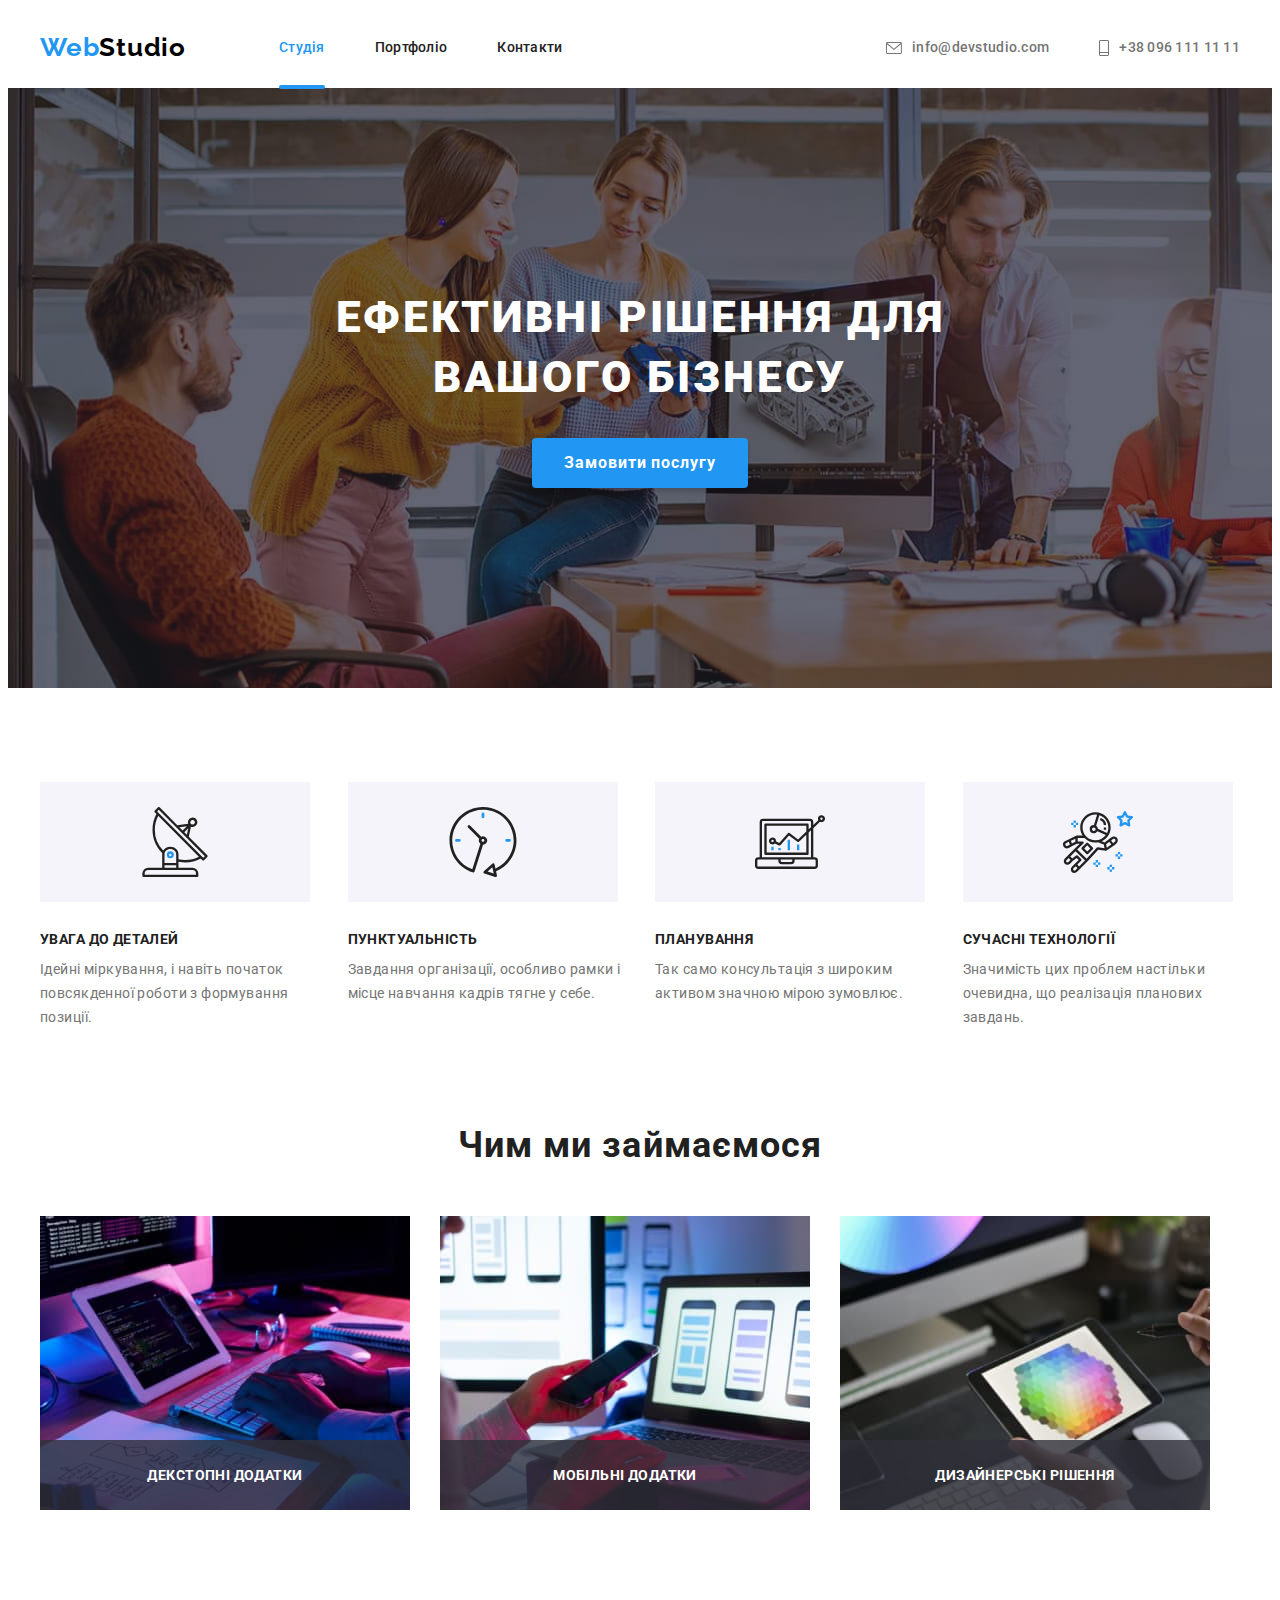
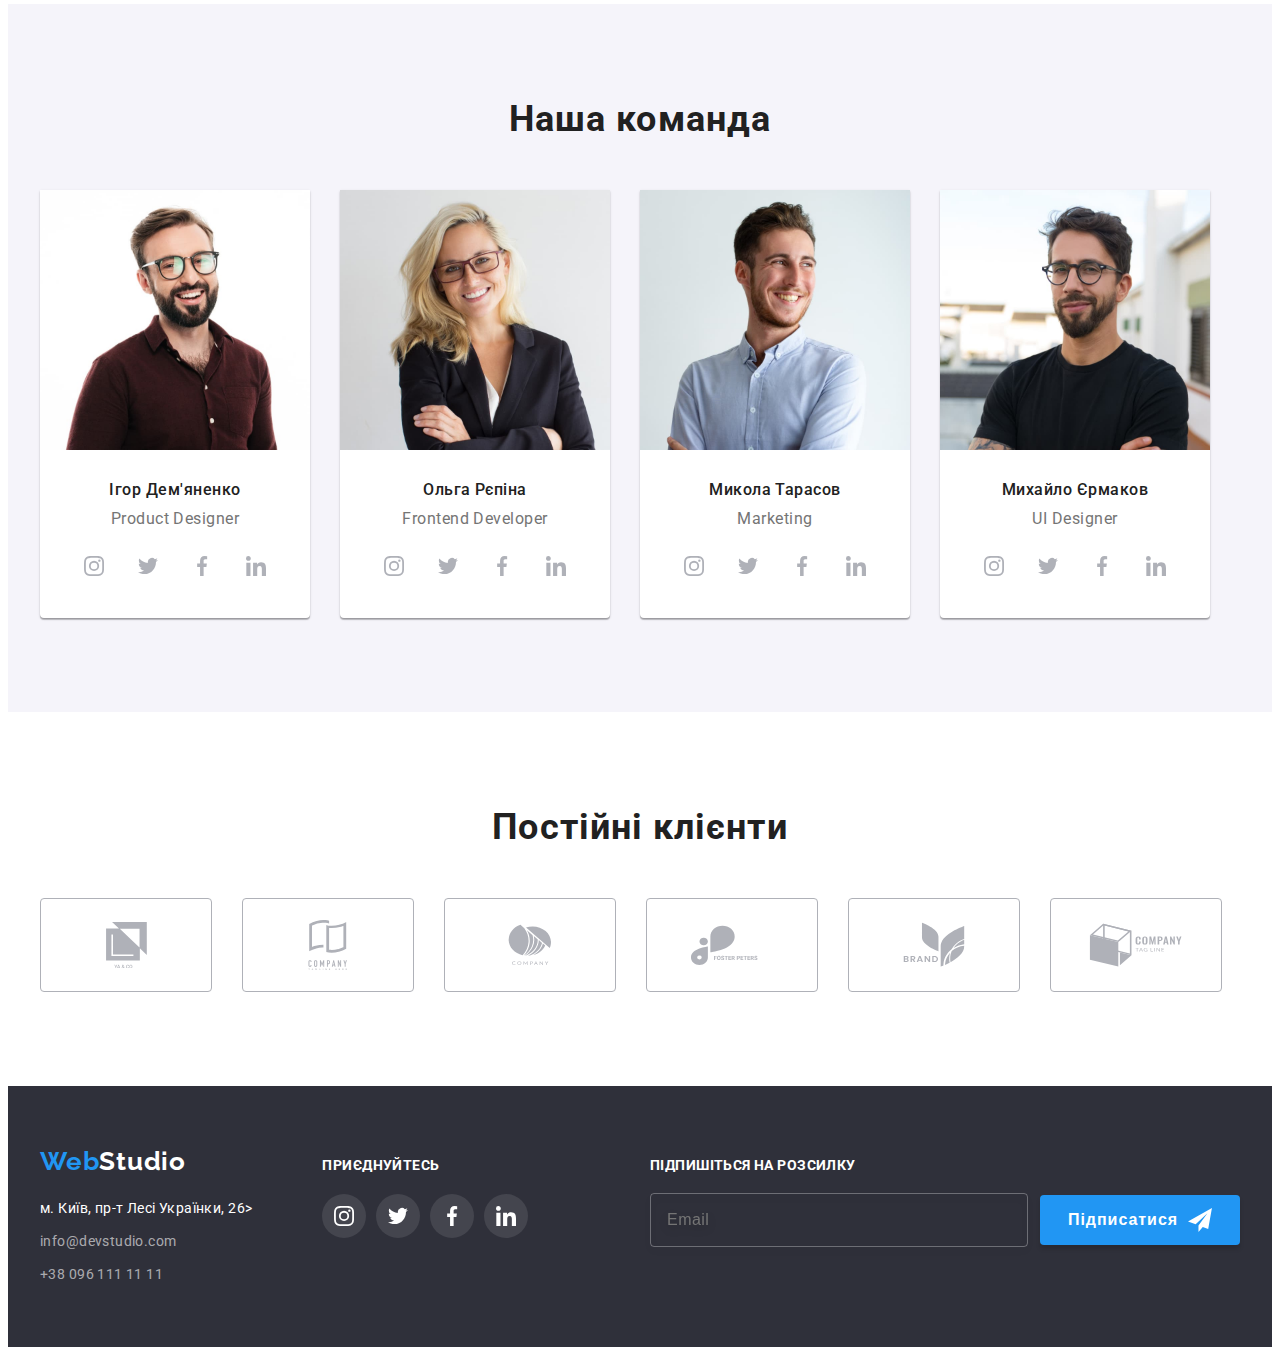
<file: index.html>
<!DOCTYPE html>
<html lang="uk">
  <head>
    <meta charset="UTF-8" />
    <meta http-equiv="X-UA-Compatible" content="IE=edge" />
    <meta name="viewport" content="width=device-width, initial-scale=1.0" />
    <title>WebStudio</title>
    <link rel="preconnect" href="https://fonts.googleapis.com" />
    <link rel="preconnect" href="https://fonts.gstatic.com" crossorigin />
    <link
      href="https://fonts.googleapis.com/css2?family=Raleway:wght@700&family=Roboto:wght@400;500;700;900&display=swap"
      rel="stylesheet"
    />
    <link
      rel="stylesheet"
      href="https://cdnjs.cloudflare.com/ajax/libs/modern-normalize/1.1.0/modern-normalize.min.css"
      integrity="sha512-wpPYUAdjBVSE4KJnH1VR1HeZfpl1ub8YT/NKx4PuQ5NmX2tKuGu6U/JRp5y+Y8XG2tV+wKQpNHVUX03MfMFn9Q=="
      crossorigin="anonymous"
      referrerpolicy="no-referrer"
    />
    <link rel="stylesheet" href="./css/styles.css" />
  </head>

  <body>
    <!-- Хедер -->
    <header>
      <div class="container header-container">
        <nav class="header-nav">
          <a class="header-logo" href="./index.html">
            <span class="logo-blue">Web</span
            ><span class="logo-black">Studio</span>
          </a>
          <ul class="site-nav list">
            <li class="nav-item">
              <a href="./index.html" class="link current">Студія</a>
            </li>
            <li class="nav-item">
              <a href="./portfolio.html" class="site link">Портфоліо</a>
            </li>
            <li class="nav-item">
              <a href="#" class="site link">Контакти</a>
            </li>
          </ul>
        </nav>
        <ul class="header-contacts list">
          <li>
            <a href="mailto:info@devstudio.com" class="header-contact link">
              <svg class="icon" width="16" height="12">
                <use href="./images/icons.svg#icon-mail"></use>
              </svg>
              info@devstudio.com
            </a>
          </li>
          <li>
            <a href="tel:+380961111111" class="header-contact link">
              <svg class="icon" width="10" height="16">
                <use href="./images/icons.svg#icon-tel"></use>
              </svg>
              +38 096 111 11 11
            </a>
          </li>
        </ul>
      </div>
    </header>

    <!--Основний контент-->
    <main>
      <!--Герой-->
      <section class="hero">
        <div class="container">
          <h1 class="hero-title">
            Ефективні рішення для <br />
            вашого бізнесу
          </h1>
          <button type="button" class="hero-button" data-modal-open>
            Замовити послугу
          </button>
        </div>
      </section>
      <!--Особливості-->
      <section class="section section-features">
        <div class="container">
          <h2 class="visually-hidden">Особливості</h2>
          <ul class="benefits-list list">
            <li class="benefits-item">
              <div class="benefits-icons">
                <svg class="icon-benefits">
                  <use href="./images/icons.svg#icon-antenna"></use>
                </svg>
              </div>
              <h3 class="benefits-title">УВАГА ДО ДЕТАЛЕЙ</h3>
              <p class="benefits-subtitle">
                Ідейні міркування, і навіть початок повсякденної роботи з
                формування позиції.
              </p>
            </li>
            <li class="benefits-item">
              <div class="benefits-icons">
                <svg class="icon-benefits">
                  <use href="./images/icons.svg#icon-clock"></use>
                </svg>
              </div>
              <h3 class="benefits-title">ПУНКТУАЛЬНІСТЬ</h3>
              <p class="benefits-subtitle">
                Завдання організації, особливо рамки і місце навчання кадрів
                тягне у себе.
              </p>
            </li>
            <li class="benefits-item">
              <div class="benefits-icons">
                <svg class="icon-benefits">
                  <use href="./images/icons.svg#icon-diagram"></use>
                </svg>
              </div>
              <h3 class="benefits-title">ПЛАНУВАННЯ</h3>
              <p class="benefits-subtitle">
                Так само консультація з широким активом значною мірою зумовлює.
              </p>
            </li>
            <li class="benefits-item">
              <div class="benefits-icons">
                <svg class="icon-benefits">
                  <use href="./images/icons.svg#icon-astronaut"></use>
                </svg>
              </div>
              <h3 class="benefits-title">СУЧАСНІ ТЕХНОЛОГІЇ</h3>
              <p class="benefits-subtitle">
                Значимість цих проблем настільки очевидна, що реалізація
                планових завдань.
              </p>
            </li>
          </ul>
        </div>
      </section>
      <!--Чим ми займаємося-->
      <section class="section section-work">
        <div class="container">
          <h2 class="section-title">Чим ми займаємося</h2>
          <ul class="foto-work list">
            <li class="service-item">
              <img
                src="./images/dekstop.jpg"
                alt="Веб-сайти"
                width="370"
                height="294"
                class="service-img"
              />
              <p class="servise-title">Декстопні додатки</p>
            </li>
            <li class="service-item">
              <img
                src="./images/mob-app.jpg"
                alt="Мобільні додатки"
                width="370"
                height="294"
                class="service-img"
              />
              <p class="servise-title">Мобільні додатки</p>
            </li>
            <li class="service-item">
              <img
                src="./images/web-design.jpg"
                alt="Дизайн"
                width="370"
                height="294"
                class="service-img"
              />
              <p class="servise-title">Дизайнерські рішення</p>
            </li>
          </ul>
        </div>
      </section>
      <!--Наша команда-->
      <section class="section team-section">
        <div class="container">
          <h2 class="section-title">Наша команда</h2>
          <ul class="team-list list">
            <li class="team-link">
              <img
                src="./images/demyanenko.jpg"
                alt="Ігор Дем'яненко"
                width="270"
                height="260"
              />
              <div class="cards">
                <h3 class="name">Ігор Дем'яненко</h3>
                <p class="position">Product Designer</p>
                <ul class="team-icons">
                  <li class="list-icon">
                    <a href="#" class="link-icon">
                      <svg class="icon-team">
                        <use href="./images/icons.svg#icon-instagram"></use>
                      </svg>
                    </a>
                  </li>
                  <li class="list-icon">
                    <a href="#" class="link-icon">
                      <svg class="icon-team">
                        <use href="./images/icons.svg#icon-twitter"></use>
                      </svg>
                    </a>
                  </li>
                  <li class="list-icon">
                    <a href="#" class="link-icon">
                      <svg class="icon-team">
                        <use href="./images/icons.svg#icon-facebook"></use>
                      </svg>
                    </a>
                  </li>
                  <li class="list-icon">
                    <a href="#" class="link-icon">
                      <svg class="icon-team">
                        <use href="./images/icons.svg#icon-linkedin"></use>
                      </svg>
                    </a>
                  </li>
                </ul>
              </div>
            </li>
            <li class="team-link">
              <img
                src="./images/repina.jpg"
                alt="Ольга Рєпіна"
                width="270"
                height="260"
              />
              <div class="cards">
                <h3 class="name">Ольга Рєпіна</h3>
                <p class="position">Frontend Developer</p>
                <ul class="team-icons">
                  <li class="list-icon">
                    <a href="#" class="link-icon">
                      <svg class="icon-team">
                        <use href="./images/icons.svg#icon-instagram"></use>
                      </svg>
                    </a>
                  </li>
                  <li class="list-icon">
                    <a href="#" class="link-icon">
                      <svg class="icon-team">
                        <use href="./images/icons.svg#icon-twitter"></use>
                      </svg>
                    </a>
                  </li>
                  <li class="list-icon">
                    <a href="#" class="link-icon">
                      <svg class="icon-team">
                        <use href="./images/icons.svg#icon-facebook"></use>
                      </svg>
                    </a>
                  </li>
                  <li class="list-icon">
                    <a href="#" class="link-icon">
                      <svg class="icon-team">
                        <use href="./images/icons.svg#icon-linkedin"></use>
                      </svg>
                    </a>
                  </li>
                </ul>
              </div>
            </li>
            <li class="team-link">
              <img
                src="./images/tarasov.jpg"
                alt="Микола Тарасов"
                width="270"
                height="260"
              />
              <div class="cards">
                <h3 class="name">Микола Тарасов</h3>
                <p class="position">Marketing</p>
                <ul class="team-icons">
                  <li class="list-icon">
                    <a href="#" class="link-icon">
                      <svg class="icon-team">
                        <use href="./images/icons.svg#icon-instagram"></use>
                      </svg>
                    </a>
                  </li>
                  <li class="list-icon">
                    <a href="#" class="link-icon">
                      <svg class="icon-team">
                        <use href="./images/icons.svg#icon-twitter"></use>
                      </svg>
                    </a>
                  </li>
                  <li class="list-icon">
                    <a href="#" class="link-icon">
                      <svg class="icon-team">
                        <use href="./images/icons.svg#icon-facebook"></use>
                      </svg>
                    </a>
                  </li>
                  <li class="list-icon">
                    <a href="#" class="link-icon">
                      <svg class="icon-team">
                        <use href="./images/icons.svg#icon-linkedin"></use>
                      </svg>
                    </a>
                  </li>
                </ul>
              </div>
            </li>
            <li class="team-link">
              <img
                src="./images/yermakov.jpg"
                alt="Михайло Єрмаков"
                width="270"
                height="260"
              />
              <div class="cards">
                <h3 class="name">Михайло Єрмаков</h3>
                <p class="position">UI Designer</p>
                <ul class="team-icons">
                  <li class="list-icon">
                    <a href="#" class="link-icon">
                      <svg class="icon-team">
                        <use href="./images/icons.svg#icon-instagram"></use>
                      </svg>
                    </a>
                  </li>
                  <li class="list-icon">
                    <a href="#" class="link-icon">
                      <svg class="icon-team">
                        <use href="./images/icons.svg#icon-twitter"></use>
                      </svg>
                    </a>
                  </li>
                  <li class="list-icon">
                    <a href="#" class="link-icon">
                      <svg class="icon-team">
                        <use href="./images/icons.svg#icon-facebook"></use>
                      </svg>
                    </a>
                  </li>
                  <li class="list-icon">
                    <a href="#" class="link-icon">
                      <svg class="icon-team">
                        <use href="./images/icons.svg#icon-linkedin"></use>
                      </svg>
                    </a>
                  </li>
                </ul>
              </div>
            </li>
          </ul>
        </div>
      </section>
      <!--Постійні клієнти-->
      <section class="section clients">
        <div class="container">
          <h2 class="section-title">Постійні клієнти</h2>
          <ul class="clients-list list">
            <li class="client-item">
              <a href="" class="link-client">
                <svg class="icon-client" width="41" height="46.7">
                  <use href="./images/icons.svg#icon-client1"></use>
                </svg>
              </a>
            </li>
            <li class="client-item">
              <a href="" class="link-client">
                <svg class="icon-client" width="40" height="50">
                  <use href="./images/icons.svg#icon-client2"></use>
                </svg>
              </a>
            </li>
            <li class="client-item">
              <a href="" class="link-client">
                <svg class="icon-client" width="43.46" height="41.18">
                  <use href="./images/icons.svg#icon-client3"></use>
                </svg>
              </a>
            </li>
            <li class="client-item">
              <a href="" class="link-client">
                <svg class="icon-client" width="84.44" height="40.62">
                  <use href="./images/icons.svg#icon-client4"></use>
                </svg>
              </a>
            </li>
            <li class="client-item">
              <a href="" class="link-client">
                <svg class="icon-client" width="62.54" height="45.43">
                  <use href="./images/icons.svg#icon-client5"></use>
                </svg>
              </a>
            </li>
            <li class="client-item">
              <a href="" class="link-client">
                <svg class="icon-client" width="93.79" height="43.93">
                  <use href="./images/icons.svg#icon-client6"></use>
                </svg>
              </a>
            </li>
          </ul>
        </div>
      </section>
    </main>
    <!--Футер-->
    <footer class="footer">
      <div class="container">
        <div class="flex-container">
          <!--Контактні дані-->
          <div class="footer-wrapper">
            <a class="logo-footer" href="./index.html">
              <span class="logo-blue">Web</span
              ><span class="logo-white">Studio</span>
            </a>
            <address class="address">
              <ul class="footer-contacts list">
                <li class="footer-item">
                  <a
                    href="https://goo.gl/maps/CPtrU1FHBa2aNyZL9"
                    target="_blank"
                    rel="noopener noreferrer"
                    class="footer-address link"
                  >
                    м. Київ, пр-т Лесі Українки, 26>
                  </a>
                </li>
                <li class="footer-item">
                  <a
                    href="mailto:info@devstudio.com"
                    class="footer-contact link"
                  >
                    info@devstudio.com
                  </a>
                </li>
                <li class="footer-item">
                  <a href="tel:+380961111111" class="footer-contact link">
                    +38 096 111 11 11
                  </a>
                </li>
              </ul>
            </address>
          </div>
          <!--Приєднуйтесь-->
          <div class="join">
            <p class="join-p">Приєднуйтесь</p>
            <ul class="team-icons">
              <li class="list-icon">
                <a href="" class="link-icon">
                  <svg class="icon-team">
                    <use href="./images/icons.svg#icon-instagram"></use>
                  </svg>
                </a>
              </li>
              <li class="list-icon">
                <a href="" class="link-icon">
                  <svg class="icon-team">
                    <use href="./images/icons.svg#icon-twitter"></use>
                  </svg>
                </a>
              </li>
              <li class="list-icon">
                <a href="" class="link-icon">
                  <svg class="icon-team">
                    <use href="./images/icons.svg#icon-facebook"></use>
                  </svg>
                </a>
              </li>
              <li class="list-icon">
                <a href="" class="link-icon">
                  <svg class="icon-team">
                    <use href="./images/icons.svg#icon-linkedin"></use>
                  </svg>
                </a>
              </li>
            </ul>
          </div>
          <!--Підписатись-->
          <div class="subscription">
            <p class="subscr-p">Підпишіться на розсилку</p>
            <form class="form-subscr">
              <input
                class="subscr-input"
                type="user-email"
                type="email"
                placeholder="Email"
              />
              <button class="subscr-button" type="submit">
                Підписатися
                <svg class="icon-send">
                  <use href="./images/icons.svg#icon-send"></use>
                </svg>
              </button>
            </form>
          </div>
        </div>
      </div>
    </footer>
    <!--Модальне вікно-->
    <div class="backdrop is-hidden" data-modal>
      <div class="modal">
        <button class="close" data-modal-close>
          <svg class="icon-close">
            <use href="./images/icons.svg#icon-close"></use>
          </svg>
        </button>
        <form class="form">
          <b class="form-title">Залиште свої дані, ми вам передзвонимо</b>
          <div class="form-field">
            <label for="name" class="form-label">Ім'я</label>
            <input class="form-input" type="text" name="user-name" id="name" />
            <svg class="icon-form">
              <use href="./images/icons.svg#icon-person"></use>
            </svg>
          </div>
          <div class="form-field">
            <label for="tel" class="form-label">Телефон</label>
            <input
              class="form-input"
              type="tel"
              name="user-tel"
              id="tel"
              autocomplete="off"
            />
            <svg class="icon-form">
              <use href="./images/icons.svg#icon-phone"></use>
            </svg>
          </div>
          <div class="form-field">
            <label for="email" class="form-label">Пошта</label>
            <input
              class="form-input"
              type="email"
              name="user-email"
              id="email"
            />
            <svg class="icon-form">
              <use href="./images/icons.svg#icon-email"></use>
            </svg>
          </div>
          <div class="form-textarea">
            <label for="comment" class="form-label">Коментар</label>
            <textarea
              class="comment"
              name="comment"
              id="comment"
              rows="10"
              placeholder="Введіть текст"
            ></textarea>
          </div>
          <div class="form-checkbox">
            <label for="checkbox" class="check-label">
              <input
                type="checkbox"
                name="conditions"
                class="checkbox"
                id="checkbox"
              />
              <svg class="checkbox-icon">
                <use href="./images/icons.svg#icon-check"></use>
              </svg>
              Погоджуюся з розсилкою та приймаю
              <a href="#" class="checkbox-accent">Умови договору</a>
            </label>
          </div>
          <button type="submit" class="btn-send">Відправити</button>
        </form>
      </div>
    </div>
    <script src="./js/modal.js"></script>
  </body>
</html>
</file>
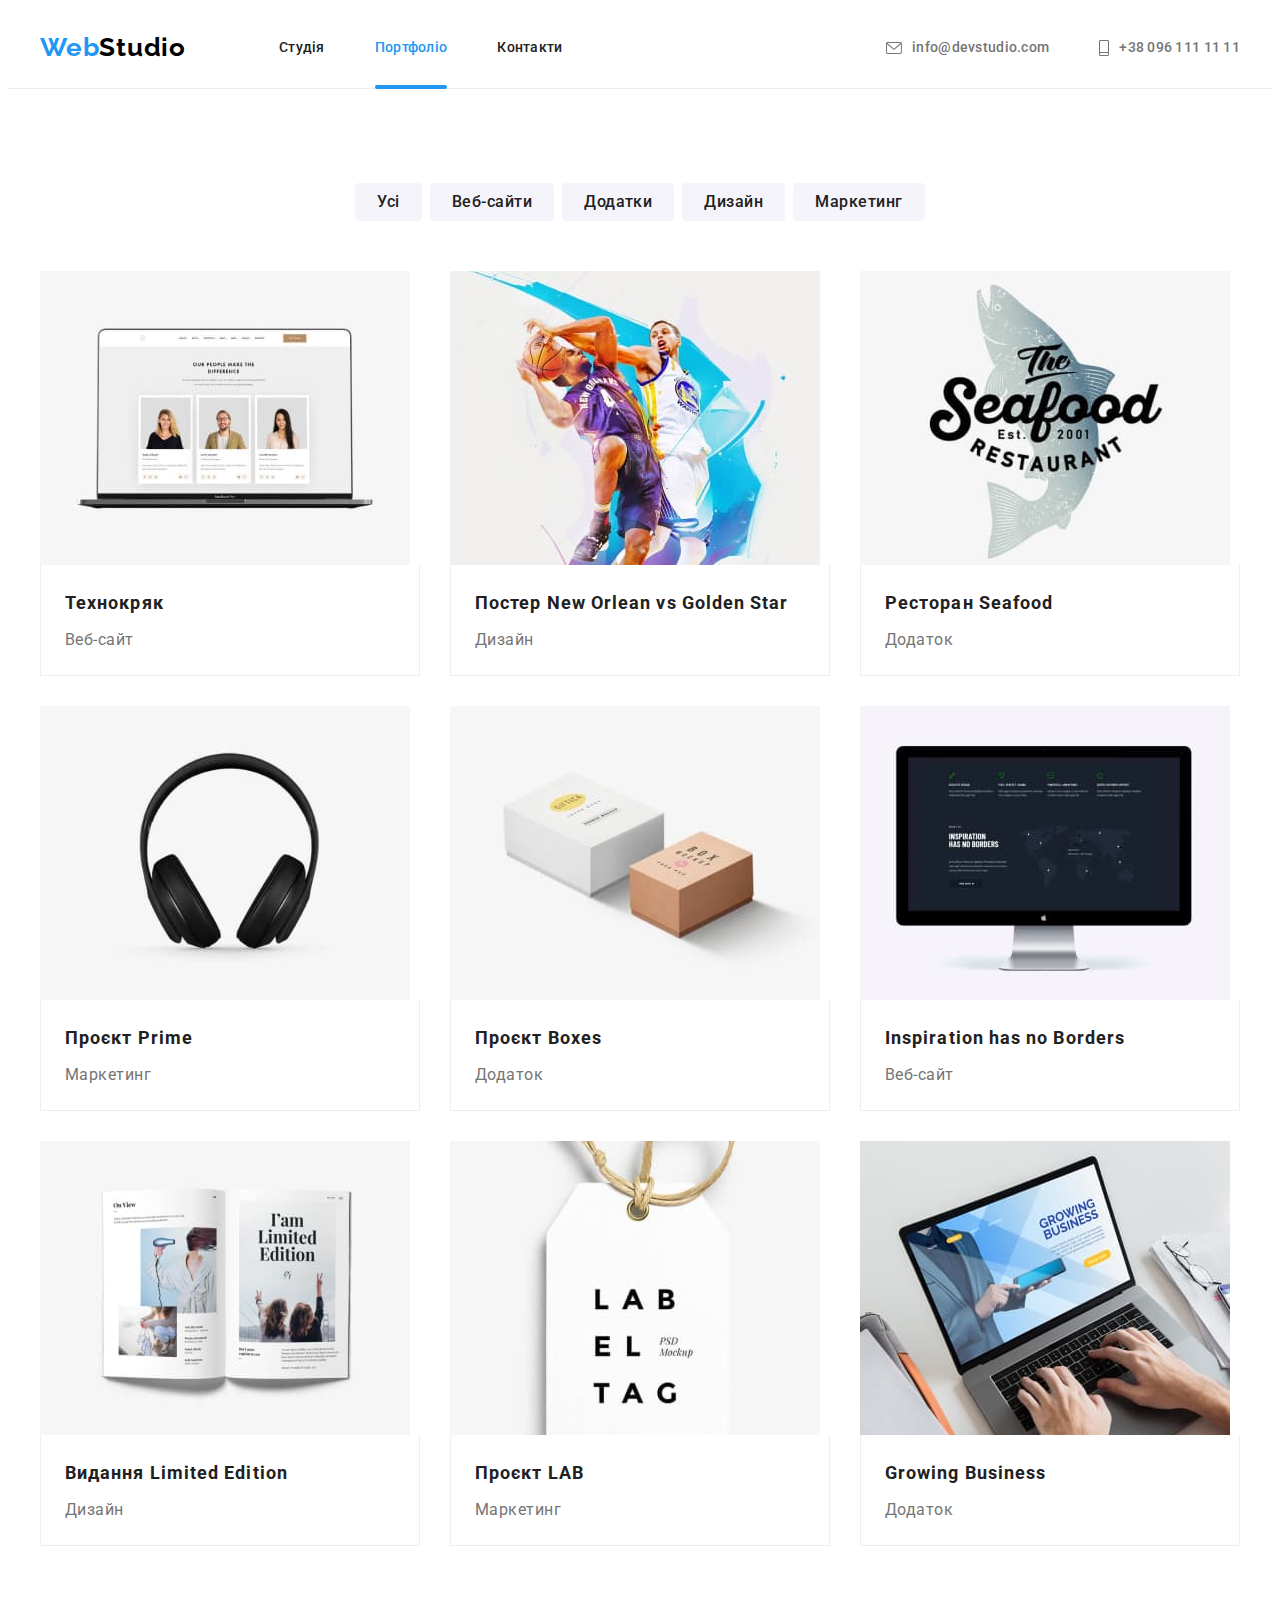
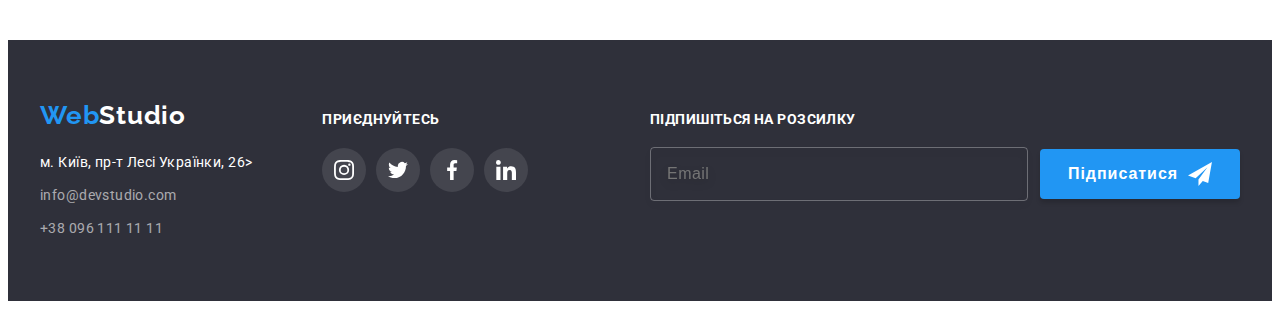
<file: portfolio.html>
<!DOCTYPE html>
<html lang="uk">
  <head>
    <meta charset="UTF-8" />
    <meta http-equiv="X-UA-Compatible" content="IE=edge" />
    <meta name="viewport" content="width=device-width, initial-scale=1.0" />
    <title>Portfolio</title>
    <link rel="preconnect" href="https://fonts.googleapis.com" />
    <link rel="preconnect" href="https://fonts.gstatic.com" crossorigin />
    <link
      href="https://fonts.googleapis.com/css2?family=Raleway:wght@700&family=Roboto:wght@400;500;700;900&display=swap"
      rel="stylesheet"
    />
    <link
      rel="stylesheet"
      href="https://cdnjs.cloudflare.com/ajax/libs/modern-normalize/1.1.0/modern-normalize.min.css"
      integrity="sha512-wpPYUAdjBVSE4KJnH1VR1HeZfpl1ub8YT/NKx4PuQ5NmX2tKuGu6U/JRp5y+Y8XG2tV+wKQpNHVUX03MfMFn9Q=="
      crossorigin="anonymous"
      referrerpolicy="no-referrer"
    />
    <link rel="stylesheet" href="./css/styles.css" />
  </head>

  <body>
    <!-- Хедер -->
    <header class="line">
      <div class="container header-container">
        <nav class="header-nav">
          <a class="header-logo" href="./index.html">
            <span class="logo-blue">Web</span
            ><span class="logo-black">Studio</span>
          </a>
          <ul class="site-nav list">
            <li class="nav-item">
              <a href="./index.html" class="site link">Студія</a>
            </li>
            <li class="nav-item">
              <a href="./portfolio.html" class="link current">Портфоліо</a>
            </li>
            <li class="nav-item"><a href="#" class="site link">Контакти</a></li>
          </ul>
        </nav>
        <ul class="header-contacts list">
          <li>
            <a href="mailto:info@devstudio.com" class="header-contact link">
              <svg class="icon" width="16" height="12">
                <use href="./images/icons.svg#icon-mail"></use>
              </svg>
              info@devstudio.com
            </a>
          </li>
          <li>
            <a href="tel:+380961111111" class="header-contact link">
              <svg class="icon" width="10" height="16">
                <use href="./images/icons.svg#icon-tel"></use>
              </svg>
              +38 096 111 11 11
            </a>
          </li>
        </ul>
      </div>
    </header>

    <!--Основний контент-->
    <main>
      <section class="section portfolio-section">
        <div class="container">
          <h1 class="visually-hidden">Проекти</h1>
          <ul class="filter list">
            <li class="item-button">
              <button type="button" class="filter-button">Усі</button>
            </li>
            <li class="item-button">
              <button type="button" class="filter-button">Веб-сайти</button>
            </li>
            <li class="item-button">
              <button type="button" class="filter-button">Додатки</button>
            </li>
            <li class="item-button">
              <button type="button" class="filter-button">Дизайн</button>
            </li>
            <li class="item-button">
              <button type="button" class="filter-button">Маркетинг</button>
            </li>
          </ul>
          <ul class="portfolio-project list">
            <li class="portfolio-card">
              <a href="#" class="project-link">
                <div class="thumb">
                  <img
                    src="./images/p-technokryak.jpg"
                    alt="Технокряк"
                    width="370"
                    height="294"
                    class="project-img"
                  />
                  <p class="overlay">
                    Ресурс пропонує комплексні пропозиції з різним рівнем
                    функціоналу та сервісів. Все це дозволить відвідувачу
                    отримати вичерпні відомості про компанію чи приватну особу.
                  </p>
                </div>
                <div class="project-border">
                  <h2 class="project-title">Технокряк</h2>
                  <p class="projects-text">Веб-сайт</p>
                </div>
              </a>
            </li>
            <li class="portfolio-card">
              <a href="#" class="project-link">
                <div class="thumb">
                  <img
                    src="./images/p-new-orlean.jpg"
                    alt="New Orlean vs Golden Star"
                    width="370"
                    height="294"
                    class="project-img"
                  />
                  <p class="overlay">
                    Ресурс пропонує комплексні пропозиції з різним рівнем
                    функціоналу та сервісів. Все це дозволить відвідувачу
                    отримати вичерпні відомості про компанію чи приватну особу.
                  </p>
                </div>
                <div class="project-border">
                  <h2 class="project-title">
                    Постер New Orlean vs Golden Star
                  </h2>
                  <p class="projects-text">Дизайн</p>
                </div>
              </a>
            </li>
            <li class="portfolio-card">
              <a href="#" class="project-link">
                <div class="thumb">
                  <img
                    src="./images/p-seafood.jpg"
                    alt="Ресторан Seafood"
                    width="370"
                    height="294"
                    class="project-img"
                  />
                  <p class="overlay">
                    Ресурс пропонує комплексні пропозиції з різним рівнем
                    функціоналу та сервісів. Все це дозволить відвідувачу
                    отримати вичерпні відомості про компанію чи приватну особу.
                  </p>
                </div>
                <div class="project-border">
                  <h2 class="project-title">Ресторан Seafood</h2>
                  <p class="projects-text">Додаток</p>
                </div>
              </a>
            </li>
            <li class="portfolio-card">
              <a href="#" class="project-link">
                <div class="thumb">
                  <img
                    src="./images/p-prime.jpg"
                    alt="Проєкт Prime"
                    width="370"
                    height="294"
                    class="project-img"
                  />
                  <p class="overlay">
                    Ресурс пропонує комплексні пропозиції з різним рівнем
                    функціоналу та сервісів. Все це дозволить відвідувачу
                    отримати вичерпні відомості про компанію чи приватну особу.
                  </p>
                </div>
                <div class="project-border">
                  <h2 class="project-title">Проєкт Prime</h2>
                  <p class="projects-text">Маркетинг</p>
                </div>
              </a>
            </li>
            <li class="portfolio-card">
              <a href="#" class="project-link">
                <div class="thumb">
                  <img
                    src="./images/p-boxes.jpg"
                    alt="Проєкт Boxes"
                    width="370"
                    height="294"
                    class="project-img"
                  />
                  <p class="overlay">
                    Ресурс пропонує комплексні пропозиції з різним рівнем
                    функціоналу та сервісів. Все це дозволить відвідувачу
                    отримати вичерпні відомості про компанію чи приватну особу.
                  </p>
                </div>
                <div class="project-border">
                  <h2 class="project-title">Проєкт Boxes</h2>
                  <p class="projects-text">Додаток</p>
                </div>
              </a>
            </li>
            <li class="portfolio-card">
              <a href="#" class="project-link">
                <div class="thumb">
                  <img
                    src="./images/p-inspiration.jpg"
                    alt="Inspiration has no Borders"
                    width="370"
                    height="294"
                    class="project-img"
                  />
                  <p class="overlay">
                    Ресурс пропонує комплексні пропозиції з різним рівнем
                    функціоналу та сервісів. Все це дозволить відвідувачу
                    отримати вичерпні відомості про компанію чи приватну особу.
                  </p>
                </div>
                <div class="project-border">
                  <h2 class="project-title">Inspiration has no Borders</h2>
                  <p class="projects-text">Веб-сайт</p>
                </div>
              </a>
            </li>
            <li class="portfolio-card">
              <a href="#" class="project-link">
                <div class="thumb">
                  <img
                    src="./images/p-limited-edition.jpg"
                    alt="Видання Limited Edition"
                    width="370"
                    height="294"
                    class="project-img"
                  />
                  <p class="overlay">
                    Ресурс пропонує комплексні пропозиції з різним рівнем
                    функціоналу та сервісів. Все це дозволить відвідувачу
                    отримати вичерпні відомості про компанію чи приватну особу.
                  </p>
                </div>
                <div class="project-border">
                  <h2 class="project-title">Видання Limited Edition</h2>
                  <p class="projects-text">Дизайн</p>
                </div>
              </a>
            </li>
            <li class="portfolio-card">
              <a href="#" class="project-link">
                <div class="thumb">
                  <img
                    src="./images/p-lab.jpg"
                    alt="Проєкт LAB"
                    width="370"
                    height="294"
                    class="project-img"
                  />
                  <p class="overlay">
                    Ресурс пропонує комплексні пропозиції з різним рівнем
                    функціоналу та сервісів. Все це дозволить відвідувачу
                    отримати вичерпні відомості про компанію чи приватну особу.
                  </p>
                </div>
                <div class="project-border">
                  <h2 class="project-title">Проєкт LAB</h2>
                  <p class="projects-text">Маркетинг</p>
                </div>
              </a>
            </li>
            <li class="portfolio-card">
              <a href="#" class="project-link">
                <div class="thumb">
                  <img
                    src="./images/p-growing-business.jpg"
                    alt="Growing Business"
                    width="370"
                    height="294"
                    class="project-img"
                  />
                  <p class="overlay">
                    Ресурс пропонує комплексні пропозиції з різним рівнем
                    функціоналу та сервісів. Все це дозволить відвідувачу
                    отримати вичерпні відомості про компанію чи приватну особу.
                  </p>
                </div>
                <div class="project-border">
                  <h2 class="project-title">Growing Business</h2>
                  <p class="projects-text">Додаток</p>
                </div>
              </a>
            </li>
          </ul>
        </div>
      </section>
    </main>
    <!--Футер-->
    <footer class="footer">
      <div class="container">
        <div class="flex-container">
          <!--Контактні дані-->
          <div class="footer-wrapper">
            <a class="logo-footer" href="./index.html">
              <span class="logo-blue">Web</span
              ><span class="logo-white">Studio</span>
            </a>
            <address class="address">
              <ul class="footer-contacts list">
                <li class="footer-item">
                  <a
                    href="https://goo.gl/maps/CPtrU1FHBa2aNyZL9"
                    target="_blank"
                    rel="noopener noreferrer"
                    class="footer-address link"
                  >
                    м. Київ, пр-т Лесі Українки, 26>
                  </a>
                </li>
                <li class="footer-item">
                  <a
                    href="mailto:info@devstudio.com"
                    class="footer-contact link"
                  >
                    info@devstudio.com
                  </a>
                </li>
                <li class="footer-item">
                  <a href="tel:+380961111111" class="footer-contact link">
                    +38 096 111 11 11
                  </a>
                </li>
              </ul>
            </address>
          </div>
          <!--Приєднуйтесь-->
          <div class="join">
            <p class="join-p">Приєднуйтесь</p>
            <ul class="team-icons">
              <li class="list-icon">
                <a href="" class="link-icon">
                  <svg class="icon-team">
                    <use href="./images/icons.svg#icon-instagram"></use>
                  </svg>
                </a>
              </li>
              <li class="list-icon">
                <a href="" class="link-icon">
                  <svg class="icon-team">
                    <use href="./images/icons.svg#icon-twitter"></use>
                  </svg>
                </a>
              </li>
              <li class="list-icon">
                <a href="" class="link-icon">
                  <svg class="icon-team">
                    <use href="./images/icons.svg#icon-facebook"></use>
                  </svg>
                </a>
              </li>
              <li class="list-icon">
                <a href="" class="link-icon">
                  <svg class="icon-team">
                    <use href="./images/icons.svg#icon-linkedin"></use>
                  </svg>
                </a>
              </li>
            </ul>
          </div>
          <!--Підписатись-->
          <div class="subscription">
            <p class="subscr-p">Підпишіться на розсилку</p>
            <form class="form-subscr">
              <input
                class="subscr-input"
                type="user-email"
                type="email"
                placeholder="Email"
              />
              <button class="subscr-button" type="submit">
                Підписатися
                <svg class="icon-send">
                  <use href="./images/icons.svg#icon-send"></use>
                </svg>
              </button>
            </form>
          </div>
        </div>
      </div>
    </footer>
  </body>
</html>
</file>
<file: css/styles.css>
* ul {
  padding: 0;
  margin: 0;
  list-style: none;
}
:root {
  --primary-text-color: #212121;
  --secondary-text-color: #757575;
  --primary-white-color: #ffffff;
  --accent-color: #2196f3;
  --title-text-color: #000000;
  --white-text-color: #ffffff;
  --background-accent-color: #2f303a;
  --icon-color: #afb1b8;
  --hero-background: #c4c4c4;
  --team-background-color: #f5f4fa;
  --button-active-bg: #188ce8;
  --header-border: #ececec;
  --footer-email-tel-color: rgba(255, 255, 255, 0.6);
  --transition-cubic: cubic-bezier(0.4, 0, 0.2, 1);
}

/* ------------BODY----------------- */
body {
  font-size: 14px;
  font-family: "Roboto", sans-serif;
  letter-spacing: 0.03em;
  color: var(--primary-text-color);
  background-color: var(--primary-white-color);
}

/* Стили для обнуления верхних отступов у элементов */
h1,
h2,
h3,
h4,
h5,
h6,
p {
  margin-top: 0;
}
button {
  cursor: pointer;
}
address {
  font-style: normal;
}

/* Класс для обнуления базовых свойств у списков (ul) */
.list {
  list-style: none;
  padding-left: 0;
  margin: 0;
}

/* Класс для обнуления базовых свойств у ссылок */
.link {
  text-decoration: none;
  color: inherit;
}

/* Свойства для корректного отображения картинок */
img {
  display: block;
  max-width: 100%;
  height: auto;
}

/* прихований текст */
.visually-hidden {
  position: absolute;
  white-space: nowrap;
  width: 1px;
  height: 1px;
  overflow: hidden;
  border: 0;
  padding: 0;
  clip: rect(0 0 0 0);
  clip-path: inset(50%);
  margin: -1px;
}
.line {
  border-bottom: 1px solid #ececec;
}
.container {
  width: 1200px;
  margin: 0 auto;
  padding: 0 15px;
  /* outline: 10px solid red; */
}
.section {
  padding: 94px 0;
}

/* Стилізація шапки (навігація по сайту+контакти) */
.header-container {
  display: flex;
  align-items: center;
}
.header-nav {
  display: flex;
  align-items: center;
}
.header-logo {
  display: inline-block;
  padding-top: 24px;
  padding-bottom: 25px;
  margin-right: 93px;

  font-family: "Raleway", sans-serif;
  font-style: normal;
  font-weight: 700;
  font-size: 26px;
  line-height: 1.19;
  letter-spacing: 0.03em;
  text-decoration: none;
}
.logo-blue {
  color: var(--accent-color);
}
.logo-black {
  color: var(--title-text-color);
}
.site-nav {
  display: flex;
  padding-top: 0;
  padding-bottom: 0;
}
.site-nav > li:not(:last-child) {
  margin-right: 50px;
}
.nav-item {
  display: flex;
  position: relative;
}
.list .link.current {
  color: var(--accent-color);
}
.current::after {
  content: "";
  position: absolute;
  bottom: 0;
  right: 0;
  transform: translateY(25%);
  height: 4px;
  width: 100%;
  background: var(--accent-color);
  border-radius: 2px;
}
.current,
.site {
  padding-top: 32px;
  padding-bottom: 32px;
  font-weight: 500;
  font-size: 14px;
  line-height: 1.14;
  letter-spacing: 0.02em;

  color: var(--primary-text-color);
  transition: color 250ms var(--transition-cubic);
}
.header-contacts {
  display: flex;
  margin-left: auto;
  padding-top: 32px;
  padding-bottom: 32px;
}
.header-contacts > li:not(:last-child) {
  margin-right: 50px;
}
.header-contact {
  display: flex;
  align-items: center;
  font-weight: 500;
  font-size: 14px;
  line-height: 1.14;
  letter-spacing: 0.02em;
  text-decoration: none;

  color: var(--secondary-text-color);
  transition: color 250ms var(--transition-cubic),
    fill 250ms var(--transition-cubic);
}
.icon {
  fill: currentColor;
  /* fill:#757575; */
  margin-right: 10px;
  padding: 0;
  margin-bottom: 0;
  /* align-items: center; */
  transition: color 250ms var(--transition-cubic);
}
.icon:hover,
.icon:focus {
  fill: var(--accent-color);
}
.current:hover,
.current:focus,
.site:hover,
.site:focus,
.header-contact:hover,
.header-contact:focus {
  font-weight: 500;
  font-size: 14px;
  line-height: 1.14;
  letter-spacing: 0.02em;
  color: var(--accent-color);
  transition: color 250ms var(--transition-cubic);
}

/* Стилізація героя */
.hero {
  margin: 0 auto;
  max-width: 1600px;
  text-align: center;
  padding: 200px 0;
  background-repeat: no-repeat;
  background-color: var(--hero-background);
  background-image: linear-gradient(
      to right,
      rgba(47, 48, 58, 0.4),
      rgba(47, 48, 58, 0.4)
    ),
    url("../images/hero.jpg");
}
.hero-title {
  max-width: 696px;
  margin: 0 auto 30px;
  font-weight: 900;
  font-size: 44px;
  line-height: 1.36;
  letter-spacing: 0.06em;
  text-transform: uppercase;
  color: var(--white-text-color);
}
.hero-button {
  padding: 10px 32px;
  font-weight: 700;
  font-size: 16px;
  line-height: 1.88;
  letter-spacing: 0.06em;
  font-family: inherit;
  cursor: pointer;
  box-shadow: 0px 4px 4px rgba(0, 0, 0, 0.15);
  border-radius: 4px;
  border: none;
  background-color: var(--accent-color);
  color: var(--white-text-color);
  transition: background-color 250ms var(--transition-cubic);
}
.hero-button:hover,
.hero-button:focus {
  background-color: var(--button-active-bg);
}

/* Особливості */
.section-features {
  padding-bottom: 0;
}
.benefits-list {
  display: flex;
}
.benefits-list > li {
  flex-basis: calc((100% - 3 * 30px) / 4);
}
.benefits-list > li:not(:last-child) {
  margin-right: 30px;
}
.benefits-item {
  width: 270px;
  padding: 0;
}
.benefits-icons {
  display: flex;
  justify-content: center;
  align-items: center;
  width: 270px;
  height: 120px;
  margin-bottom: 30px;
  background-color: var(--team-background-color);
}
.icon-benefits {
  width: 70px;
  height: 70px;
}
.benefits-title {
  margin-top: 0;
  margin-bottom: 10px;
  font-weight: 700;
  font-size: 14px;
  line-height: 1.14;
  letter-spacing: 0.03em;
  text-transform: uppercase;
}
.benefits-subtitle {
  font-size: 14px;
  line-height: 1.71;
  margin-bottom: 0px;
  color: var(--secondary-text-color);
}

/* Чим ми займаємось */
.section-title {
  margin-top: 0;
  margin-bottom: 50px;
  font-weight: 700;
  font-size: 36px;
  line-height: 1.17;
  text-align: center;
  letter-spacing: 0.03em;
}
.foto-work {
  display: flex;
}
.foto-work .service-item:not(:last-child) {
  margin-right: 30px;
}
.service-item {
  position: relative;
}
.servise-title {
  position: absolute;
  display: flex;
  width: 100%;
  height: 70px;
  margin: 0;
  left: 0;
  bottom: 0;
  font-weight: 700;
  font-size: 14px;
  line-height: 16px;
  text-align: center;
  letter-spacing: 0.03em;
  text-transform: uppercase;
  justify-content: center;
  align-items: center;
  color: var(--white-text-color);
  background-color: rgba(47, 48, 58, 0.8);
}

/* Наша команда */
.team-section {
  background-color: var(--team-background-color);
}
.team-list {
  display: flex;
}
.team-link {
  text-align: center;
  background-color: var(--primary-white-color);
  box-shadow: 0px 1px 3px rgba(0, 0, 0, 0.12), 0px 1px 1px rgba(0, 0, 0, 0.14),
    0px 2px 1px rgba(0, 0, 0, 0.2);
  border-radius: 0px 0px 4px 4px;
}
.team-link:not(:last-child) {
  margin-right: 30px;
}
.cards {
  padding: 30px 32px;
}
.name {
  font-weight: 500;
  font-size: 16px;
  line-height: 1.19;
  text-align: center;
  margin-bottom: 10px;
  letter-spacing: 0.03em;
}
.position {
  margin-bottom: 16px;
  font-size: 16px;
  line-height: 1.19;
  letter-spacing: 0.03em;
  text-align: center;
  color: var(--secondary-text-color);
}
.team-icons {
  display: flex;
  justify-content: center;
  list-style: none;
}
.link-icon {
  display: flex;
  align-items: center;
  justify-content: center;
  margin: 0 auto;
  text-decoration: none;
  width: 44px;
  height: 44px;
  color: var(--icon-color);
  border-radius: 50%;
  transition: background-color 250ms var(--transition-cubic),
    color 250ms var(--transition-cubic);
}
.link-icon:hover,
.link-icon:focus {
  background-color: var(--accent-color);
  color: var(--white-text-color);
}
.icon-team {
  width: 20px;
  height: 20px;
  fill: currentColor;
}
.list-icon:not(:last-child) {
  margin-right: 10px;
}

/* Постійні клієнти */
.clients-list {
  display: flex;
}
.link-client {
  display: flex;
  align-items: center;
  justify-content: center;
  width: 170px;
  height: 92px;
  border: 1px solid;
  border-radius: 4px;
  color: var(--icon-color);
  transition: border 250ms var(--transition-cubic),
    color 250ms var(--transition-cubic);
}
.client-item:not(:last-child) {
  margin-right: 30px;
}
.link-client:hover,
.link-client:focus {
  color: var(--accent-color);
}
.icon-client {
  fill: currentColor;
}

/* Підвал */
.flex-container {
  display: flex;
  align-items: baseline;
}
.footer {
  padding-top: 60px;
  padding-bottom: 60px;
  background-color: var(--background-accent-color);
}
.footer-wrapper {
  display: flex;
  flex-direction: column;
  align-items: start;
  margin-right: 70px;
  margin-left: 0;
}
.logo-footer {
  display: inline-block;
  margin-bottom: 20px;

  font-family: "Raleway", sans-serif;
  font-style: normal;
  font-weight: 700;
  font-size: 26px;
  line-height: 1.19;
  letter-spacing: 0.03em;
  text-decoration: none;
}
.logo-white {
  color: var(--white-text-color);
}
.footer-address,
.footer-address:visited {
  color: var(--white-text-color);
  text-decoration: none;
  transition: color 250ms var(--transition-cubic);
}
.footer-item {
  display: block;
}
.footer-item:not(:last-child) {
  margin-bottom: 9px;
}
.footer-contacts {
  font-family: "Roboto";
  font-style: normal;
  font-weight: 400;
  line-height: 1.71;
  color: var(--footer-email-tel-color);
}
.footer-contact {
  transition: color 250ms var(--transition-cubic);
}
.footer-address:hover,
.footer-address:focus,
.footer-contact:hover,
.footer-contact:focus {
  color: var(--accent-color);
}

/* Приєднуйтесь */
.join {
  display: flex;
  flex-direction: column;
}
.join-p {
  text-transform: uppercase;
  font-weight: 700;
  font-size: 14px;
  line-height: 1.14;
  letter-spacing: 0.03em;
  margin-bottom: 20px;
  color: var(--white-text-color);
}
.join .team-icons {
  padding-left: 0;
  padding-right: 0;
}
.join .link-icon {
  color: var(--white-text-color);
  background-color: rgba(255, 255, 255, 0.1);
  border-radius: 50%;
  transition: background-color 250ms var(--transition-cubic),
    color 250ms var(--transition-cubic);
}
.join .link-icon:hover,
.join .link-icon:focus {
  background-color: var(--accent-color);
  color: var(--white-text-color);
}

/* Підписатись */
.subscription {
  margin-left: auto;
}
.subscr-p {
  margin-bottom: 20px;
  font-weight: 700;
  font-size: 14px;
  line-height: 16px;
  letter-spacing: 0.03em;
  text-transform: uppercase;
  color: var(--primary-white-color);
}
.form-subscr {
  display: flex;
  align-items: center;
}
.subscr-input {
  width: 358px;
  height: 50px;
  margin-right: 12px;
  padding-left: 16px;
  border: 1px solid rgba(255, 255, 255, 0.3);
  filter: drop-shadow(0px 4px 4px rgba(0, 0, 0, 0.15));
  border-radius: 4px;
  background-color: transparent;

  font-weight: 400;
  font-size: 16px;
  line-height: 1.25;
  letter-spacing: 0.03em;
  color: rgba(255, 255, 255, 0.6);
  outline: none;
}
.icon-send {
  margin-left: 10px;
  width: 24px;
  height: 24px;
}
.subscr-button {
  display: flex;
  align-items: center;
  justify-content: center;
  text-align: center;
  width: 200px;
  height: 50px;
  padding: 10px 28px;
  box-shadow: 0px 4px 4px rgba(0, 0, 0, 0.15);
  border: none;
  border-radius: 4px;
  background-color: var(--accent-color);
  font-weight: 700;
  font-size: 16px;
  line-height: 1.88;
  letter-spacing: 0.06em;
  color: var(--white-text-color);
}
.subscr-button:hover,
.subscr-button:focus {
  background: var(--button-active-bg);
  box-shadow: 0px 4px 4px rgba(0, 0, 0, 0.15);
  border-radius: 4px;
}

/* ----------------Портфоліо--------------------- */
.filter {
  display: flex;
  justify-content: center;
  margin-bottom: 50px;
}
.item-button {
  margin-right: 8px;
}
.item-button:last-child {
  margin-right: 0;
}
.filter-button {
  padding: 6px 22px;
  font-family: "Roboto", sans-serif;
  font-weight: 500;
  font-size: 16px;
  line-height: 1.62;
  letter-spacing: 0.03em;
  cursor: pointer;
  border-radius: 4px;
  border: none;
  background-color: var(--team-background-color);
  color: var(--primary-text-color);
  transition: color 250ms var(--transition-cubic),
    background-color 250ms var(--transition-cubic),
    box-shadow 250ms var(--transition-cubic);
}
.filter-button:hover,
.filter-button:focus {
  color: var(--white-text-color);
  background-color: var(--accent-color);
  box-shadow: 0px 3px 1px rgba(0, 0, 0, 0.1), 0px 1px 2px rgba(0, 0, 0, 0.08),
    0px 2px 2px rgba(0, 0, 0, 0.12);
}
.portfolio-project {
  display: flex;
  flex-wrap: wrap;
  margin-top: 0;
  margin-bottom: 0;
}
.portfolio-card {
  flex-basis: calc((100% - 60px) / 3);
  margin-right: 30px;
  margin-bottom: 30px;
  transition: box-shadow 250ms var(--transition-cubic);
}
.portfolio-card:nth-child(3n) {
  margin-right: 0;
}
.portfolio-card:nth-last-child(-n + 3) {
  margin-bottom: 0;
}
.project-img {
  display: block;
}
.thumb {
  position: relative;
  overflow: hidden;
}
.overlay {
  position: absolute;
  top: 0;
  left: 0;
  width: 100%;
  height: 100%;
  transform: translateY(100%);
  transition: transform 250ms var(--transition-cubic);
  padding: 63px 24px;
  font-size: 18px;
  line-height: 1.56;
  letter-spacing: 0.03em;
  color: var(--white-text-color);
  background: rgba(33, 150, 243, 0.9);
}
.project-link:hover .overlay,
.project-link:focus .overlay {
  transform: translatey(0);
  opacity: 1;
}
.project-link {
  text-decoration: none;
}
.portfolio-card:hover,
.portfolio-card:focus {
  box-shadow: 0px 1px 1px rgba(0, 0, 0, 0.12), 0px 4px 4px rgba(0, 0, 0, 0.06),
    1px 4px 6px rgba(0, 0, 0, 0.16);
}
.project-border {
  padding: 20px 24px;
  border: 1px solid #eeeeee;
  border-top: none;
}
.project-title {
  margin-top: 0px;
  margin-bottom: 4px;
  font-weight: 700;
  font-size: 18px;
  line-height: 2;
  letter-spacing: 0.06em;
  color: var(--primary-text-color);
}
.projects-text {
  margin-bottom: 0px;
  font-weight: 400;
  font-size: 16px;
  line-height: 1.88;
  letter-spacing: 0.03em;
  color: var(--secondary-text-color);
}

/* ----------Модальне вікно---------- */
.backdrop {
  position: fixed;
  top: 0;
  left: 0;
  width: 100%;
  height: 100%;
  background-color: rgba(0, 0, 0, 0.2);
  opacity: 1;
  transition: opacity 250ms var(--transition-cubic);
}
.backdrop.is-hidden {
  opacity: 0;
  pointer-events: none;
}
.backdrop.is-hidden .modal {
  transform: translate(-50%, -50%) scale(0) rotateZ(180deg);
}
.modal {
  position: absolute;
  top: 50%;
  left: 50%;
  transform: translate(-50%, -50%) scale(1) rotateZ(360deg);
  width: 528px;
  height: 581px;
  background-color: var(--primary-white-color);
  box-shadow: 0px 1px 3px rgba(0, 0, 0, 0.12), 0px 1px 1px rgba(0, 0, 0, 0.14),
    0px 2px 1px rgba(0, 0, 0, 0.2);
  border-radius: 4px;
  transition: transform 250ms var(--transition-cubic);
}
.close {
  position: absolute;
  top: 8px;
  right: 8px;
  width: 30px;
  height: 30px;
  background-color: var(--primary-white-color);
  border: 1px solid rgba(0, 0, 0, 0.1);
  border-radius: 50%;
  display: flex;
  transition: fill 250ms var(--transition-cubic);
}
.close:hover,
.close:focus {
  fill: var(--accent-color);
}
.icon-close {
  margin: auto;
  width: 18px;
  height: 18px;
  right: 50%;
  align-items: center;
  cursor: pointer;
}
.form {
  padding: 40px;
}
.form-title {
  display: block;
  text-align: center;
  font-weight: 700;
  font-size: 20px;
  line-height: 23px;
  letter-spacing: 0.03em;
  margin-bottom: 12px;
}
.form-field {
  position: relative;
  display: flex;
  flex-direction: column;
  margin-bottom: 10px;
}
.form-label {
  font-weight: 400;
  font-size: 12px;
  line-height: 1.17;
  letter-spacing: 0.01em;
  color: var(--secondary-text-color);
  margin-bottom: 4px;
}
.form-input {
  height: 40px;
  border: 1px solid rgba(33, 33, 33, 0.2);
  border-radius: 4px;
  padding-left: 42px;
}
.form-input:hover {
  cursor: pointer;
}
.form-input:focus {
  outline: 1px solid var(--accent-color);
}
.icon-form {
  position: absolute;
  top: 50%;
  left: 15px;
  width: 18px;
  height: 18px;
  transition: fill 250ms var(--transition-cubic);
}
.form-input:focus + .icon-form {
  fill: var(--accent-color);
}
.form-textarea {
  display: flex;
  flex-direction: column;
  width: 100%;
}
.comment {
  width: 100%;
  height: 120px;
  padding: 12px 16px;
  margin-bottom: 20px;
  border: 1px solid rgba(33, 33, 33, 0.2);
  border-radius: 4px;
  font-weight: 400;
  font-size: 12px;
  line-height: 1.17;
  letter-spacing: 0.01em;
  resize: none;
}
.comment::placeholder {
  color: rgba(117, 117, 117, 0.5);
}
.comment:focus {
  outline: 1px solid var(--accent-color);
}
.form-checkbox {
  position: relative;
  display: flex;
  justify-content: center;
  margin-bottom: 30px;
  transition: transform 250ms var(--transition-cubic);
  font-weight: 400;
  font-size: 14px;
  line-height: 1.71;
  letter-spacing: 0.03em;
  color: var(--secondary-text-color);
}
.checkbox {
  appearance: none;
  margin-right: 12px;
}
.checkbox-icon {
  position: absolute;
  top: 4px;
  left: 25px;
  transform: translate(-50%);
  width: 16px;
  height: 15px;
  border: 2px solid var(--primary-text-color);
  border-radius: 2px;
  fill: var(--primary-white-color);
  transition: border-color 250ms var(--transition-cubic),
    background-color 250ms var(--transition-cubic),
    transform 250ms var(--transition-cubic);
}
.checkbox:checked + .checkbox-icon {
  fill: var(--accent-color);
  border: transparent;
}
.checkbox-accent {
  text-decoration-line: underline;
  text-decoration-skip-ink: none;
  color: var(--accent-color);
}
.btn-send {
  display: block;
  width: 200px;
  height: 50px;
  margin-left: auto;
  margin-right: auto;
  font-weight: 700;
  font-size: 16px;
  line-height: 1.88;
  letter-spacing: 0.06em;
  color: var(--primary-white-color);
  background: var(--accent-color);
  box-shadow: 0px 4px 4px rgba(0, 0, 0, 0.15);
  border: none;
  border-radius: 4px;
  cursor: pointer;
  transition: background-color 250ms var(--transition-cubic);
}
.btn-send:hover,
.btn-send:focus {
  background: var(--button-active-bg);
  box-shadow: 0px 4px 4px rgba(0, 0, 0, 0.15);
}
</file>
